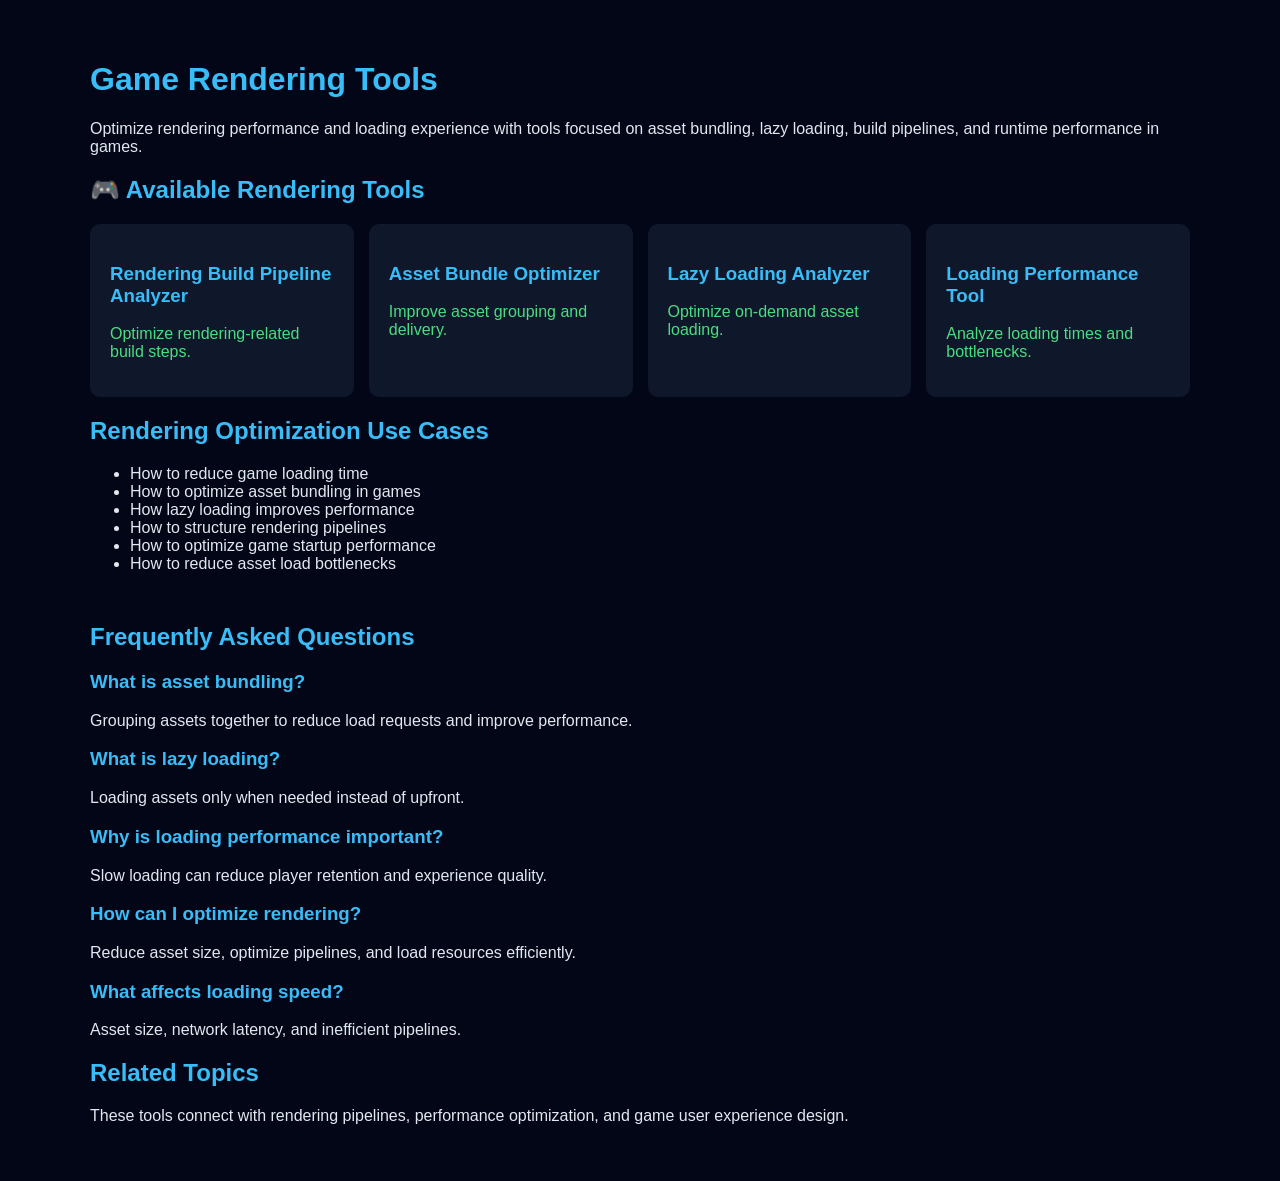
<file: index.html>
<!DOCTYPE html>
<html lang="en">
<head>
<meta charset="UTF-8">
<meta name="viewport" content="width=device-width, initial-scale=1.0">

<title>Game Rendering Tools – Asset Bundling, Lazy Loading & Performance Optimization</title>

<meta name="description" content="Free tools to optimize game rendering performance including asset bundling, lazy loading, build pipelines, and loading performance analysis.">

<meta name="keywords" content="
game rendering tools,
game asset bundling optimization,
lazy loading games,
game loading performance,
game build pipeline rendering,
game asset performance tools,
rendering optimization games
">

<meta name="google-site-verification" content="PkLa_ViOo6FAHpvh8SacceMb95o9tePRdrqLNBz9X1M" />

<link rel="canonical" href="https://yourdomain.com/game-rendering-tools/">

<style>
body {
    font-family: Arial, sans-serif;
    background: #020617;
    color: #e2e8f0;
    margin: 0;
}

.container {
    max-width: 1100px;
    margin: auto;
    padding: 40px 20px;
}

h1, h2, h3 {
    color: #38bdf8;
}

a {
    color: #4ade80;
    text-decoration: none;
}

.tool-grid {
    display: grid;
    grid-template-columns: repeat(auto-fit, minmax(230px, 1fr));
    gap: 15px;
    margin-top: 20px;
}

.card {
    background: #0f172a;
    padding: 20px;
    border-radius: 10px;
    transition: 0.2s;
}

.card:hover {
    background: #1e293b;
}

.faq {
    margin-top: 50px;
}
</style>
</head>

<body>

<div class="container">

<h1>Game Rendering Tools</h1>

<p>
Optimize rendering performance and loading experience with tools focused on asset bundling,
lazy loading, build pipelines, and runtime performance in games.
</p>

<h2>🎮 Available Rendering Tools</h2>

<div class="tool-grid">

<a href="./build-pipeline/" class="card">
<h3>Rendering Build Pipeline Analyzer</h3>
<p>Optimize rendering-related build steps.</p>
</a>

<a href="./bundle-assets/" class="card">
<h3>Asset Bundle Optimizer</h3>
<p>Improve asset grouping and delivery.</p>
</a>

<a href="./lazy-loading/" class="card">
<h3>Lazy Loading Analyzer</h3>
<p>Optimize on-demand asset loading.</p>
</a>

<a href="./loading-performance/" class="card">
<h3>Loading Performance Tool</h3>
<p>Analyze loading times and bottlenecks.</p>
</a>

</div>

<!-- LONG TAIL -->

<h2>Rendering Optimization Use Cases</h2>

<ul>
<li>How to reduce game loading time</li>
<li>How to optimize asset bundling in games</li>
<li>How lazy loading improves performance</li>
<li>How to structure rendering pipelines</li>
<li>How to optimize game startup performance</li>
<li>How to reduce asset load bottlenecks</li>
</ul>

<!-- FAQ -->

<div class="faq">

<h2>Frequently Asked Questions</h2>

<h3>What is asset bundling?</h3>
<p>
Grouping assets together to reduce load requests and improve performance.
</p>

<h3>What is lazy loading?</h3>
<p>
Loading assets only when needed instead of upfront.
</p>

<h3>Why is loading performance important?</h3>
<p>
Slow loading can reduce player retention and experience quality.
</p>

<h3>How can I optimize rendering?</h3>
<p>
Reduce asset size, optimize pipelines, and load resources efficiently.
</p>

<h3>What affects loading speed?</h3>
<p>
Asset size, network latency, and inefficient pipelines.
</p>

</div>

<!-- INTERNAL BOOST -->

<h2>Related Topics</h2>

<p>
These tools connect with rendering pipelines, performance optimization,
and game user experience design.
</p>

</div>

</body>
</html>
</file>
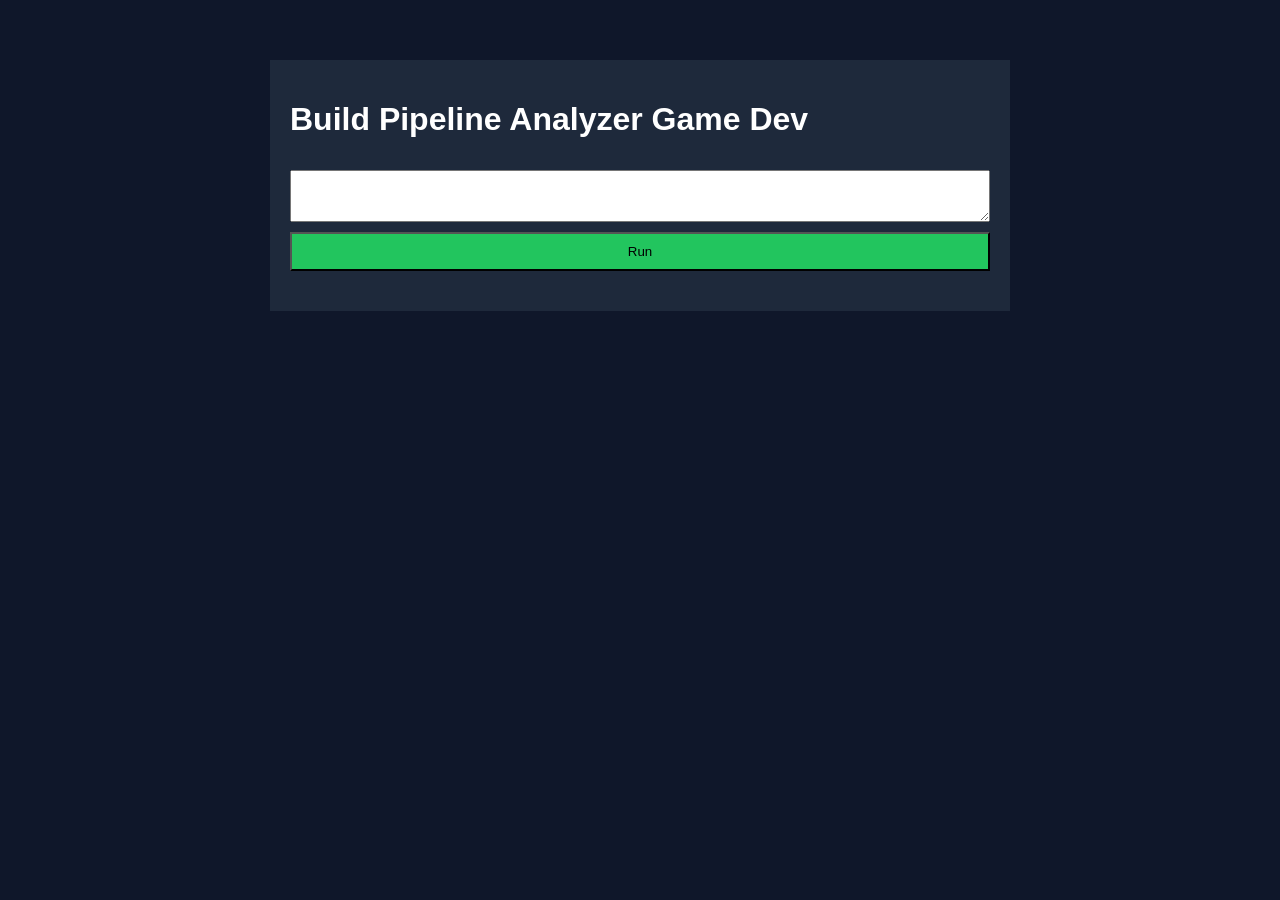
<file: build-pipeline/index.html>
<html><head><title>Build Pipeline Analyzer Game Dev</title><link rel='stylesheet' href='styles.css'></head><body><div class='container'><h1>Build Pipeline Analyzer Game Dev</h1><textarea id='pipeline'></textarea><button onclick='run()'>Run</button><div id='res' class='result'></div></div><script src='script.js'></script></body></html>
</file>
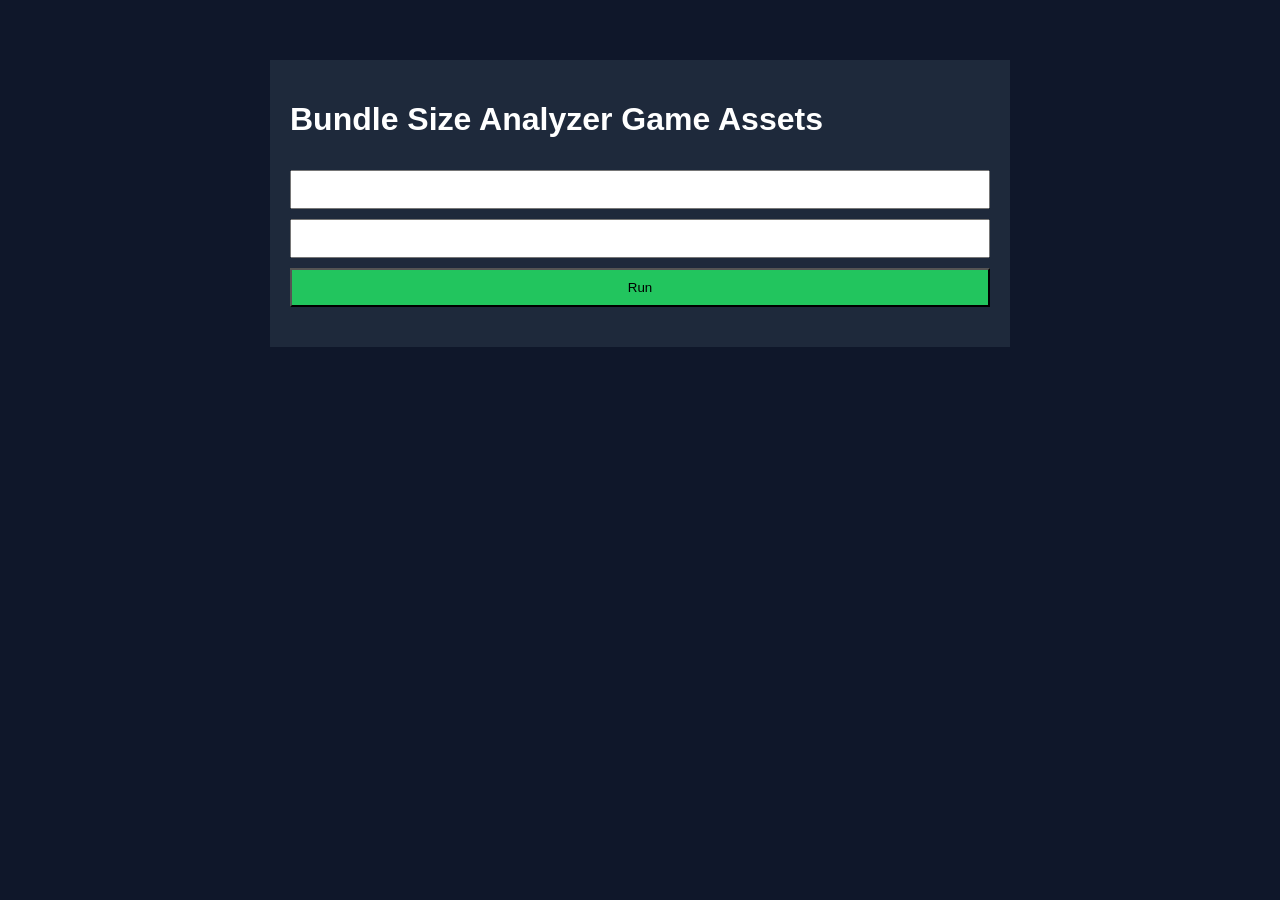
<file: bundle-assets/index.html>
<html><head><title>Bundle Size Analyzer Game Assets</title><link rel='stylesheet' href='styles.css'></head><body><div class='container'><h1>Bundle Size Analyzer Game Assets</h1><input id='assets'><input id='size'><button onclick='run()'>Run</button><div id='res' class='result'></div></div><script src='script.js'></script></body></html>
</file>
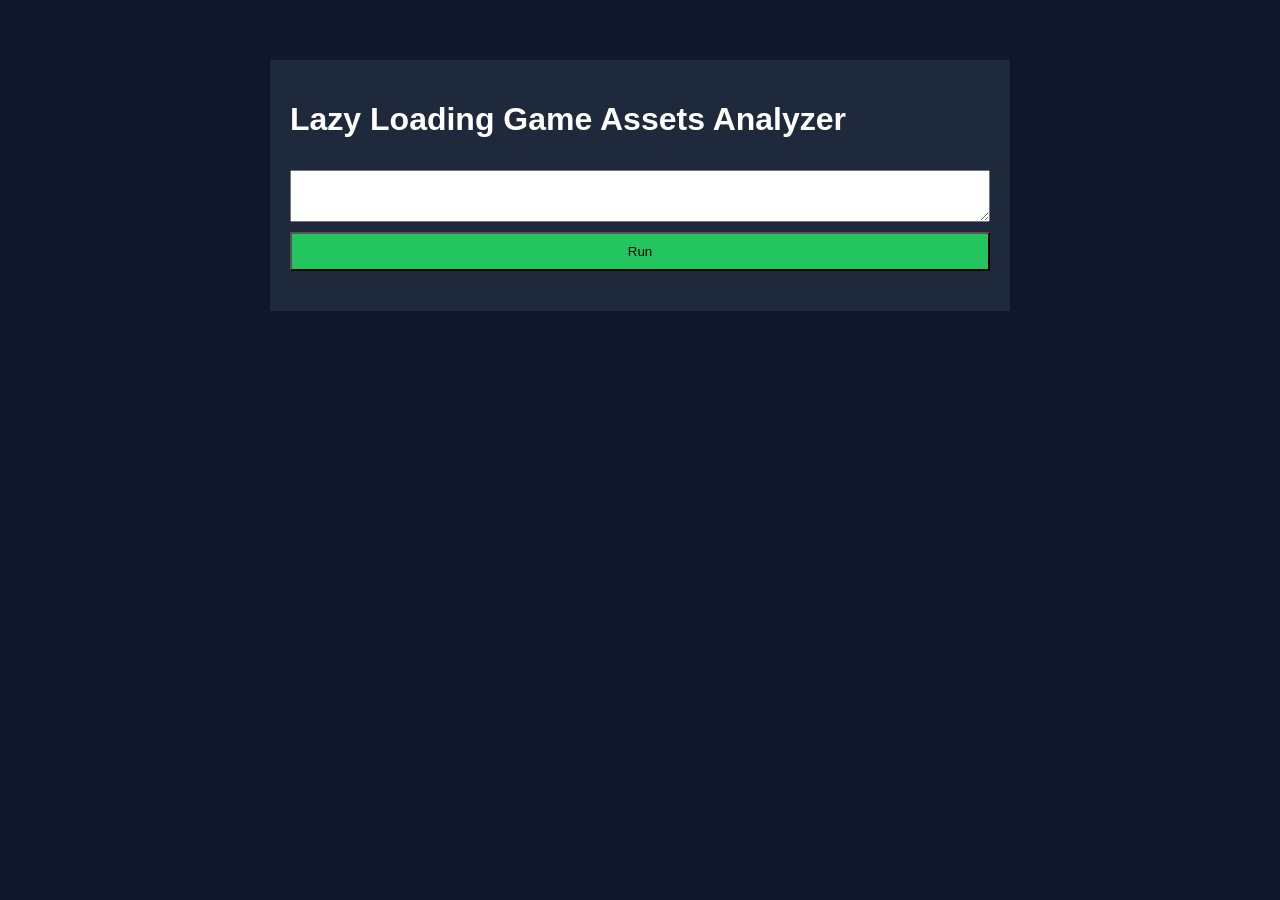
<file: lazy-loading/index.html>
<html><head><title>Lazy Loading Game Assets Analyzer</title><link rel='stylesheet' href='styles.css'></head><body><div class='container'><h1>Lazy Loading Game Assets Analyzer</h1><textarea id='assets'></textarea><button onclick='run()'>Run</button><div id='res' class='result'></div></div><script src='script.js'></script></body></html>
</file>
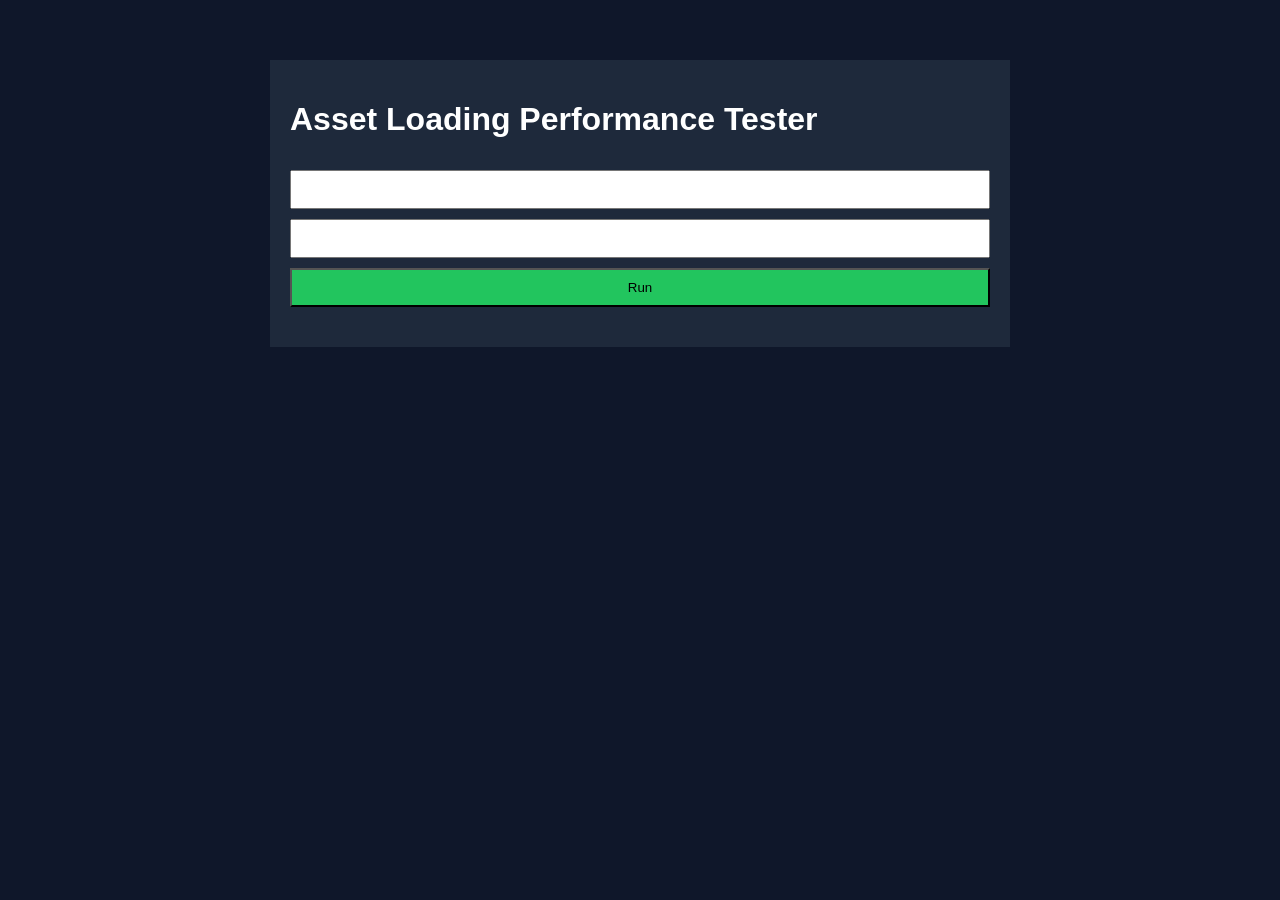
<file: loading-performance/index.html>
<html><head><title>Asset Loading Performance Tester</title><link rel='stylesheet' href='styles.css'></head><body><div class='container'><h1>Asset Loading Performance Tester</h1><input id='assets'><input id='time'><button onclick='run()'>Run</button><div id='res' class='result'></div></div><script src='script.js'></script></body></html>
</file>
<file: build-pipeline/styles.css>
body{font-family:Arial;background:#0f172a;color:#fff}.container{max-width:700px;margin:60px auto;padding:20px;background:#1e293b}textarea,input{width:100%;margin-top:10px;padding:10px}button{margin-top:10px;width:100%;padding:10px;background:#22c55e}.result{margin-top:20px}
</file>
<file: bundle-assets/styles.css>
body{font-family:Arial;background:#0f172a;color:#fff}.container{max-width:700px;margin:60px auto;padding:20px;background:#1e293b}textarea,input{width:100%;margin-top:10px;padding:10px}button{margin-top:10px;width:100%;padding:10px;background:#22c55e}.result{margin-top:20px}
</file>
<file: lazy-loading/styles.css>
body{font-family:Arial;background:#0f172a;color:#fff}.container{max-width:700px;margin:60px auto;padding:20px;background:#1e293b}textarea,input{width:100%;margin-top:10px;padding:10px}button{margin-top:10px;width:100%;padding:10px;background:#22c55e}.result{margin-top:20px}
</file>
<file: loading-performance/styles.css>
body{font-family:Arial;background:#0f172a;color:#fff}.container{max-width:700px;margin:60px auto;padding:20px;background:#1e293b}textarea,input{width:100%;margin-top:10px;padding:10px}button{margin-top:10px;width:100%;padding:10px;background:#22c55e}.result{margin-top:20px}
</file>
